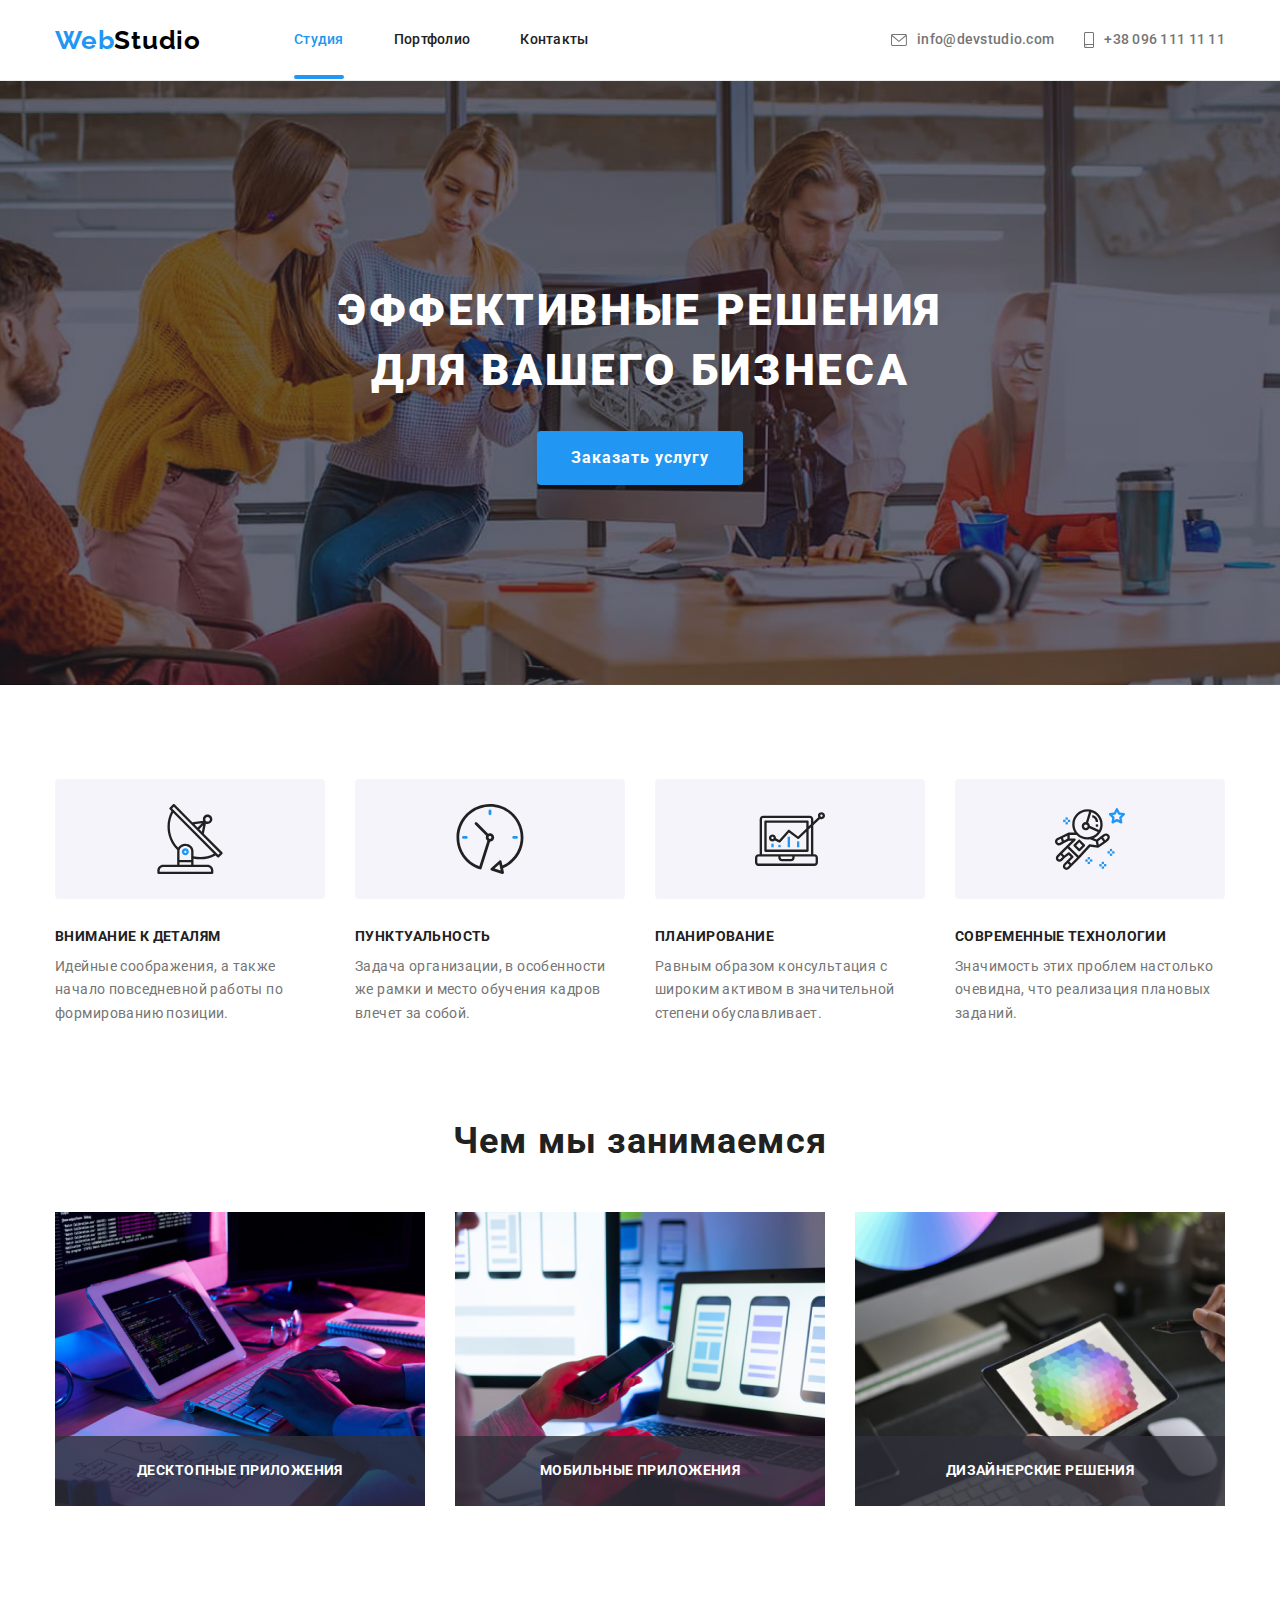
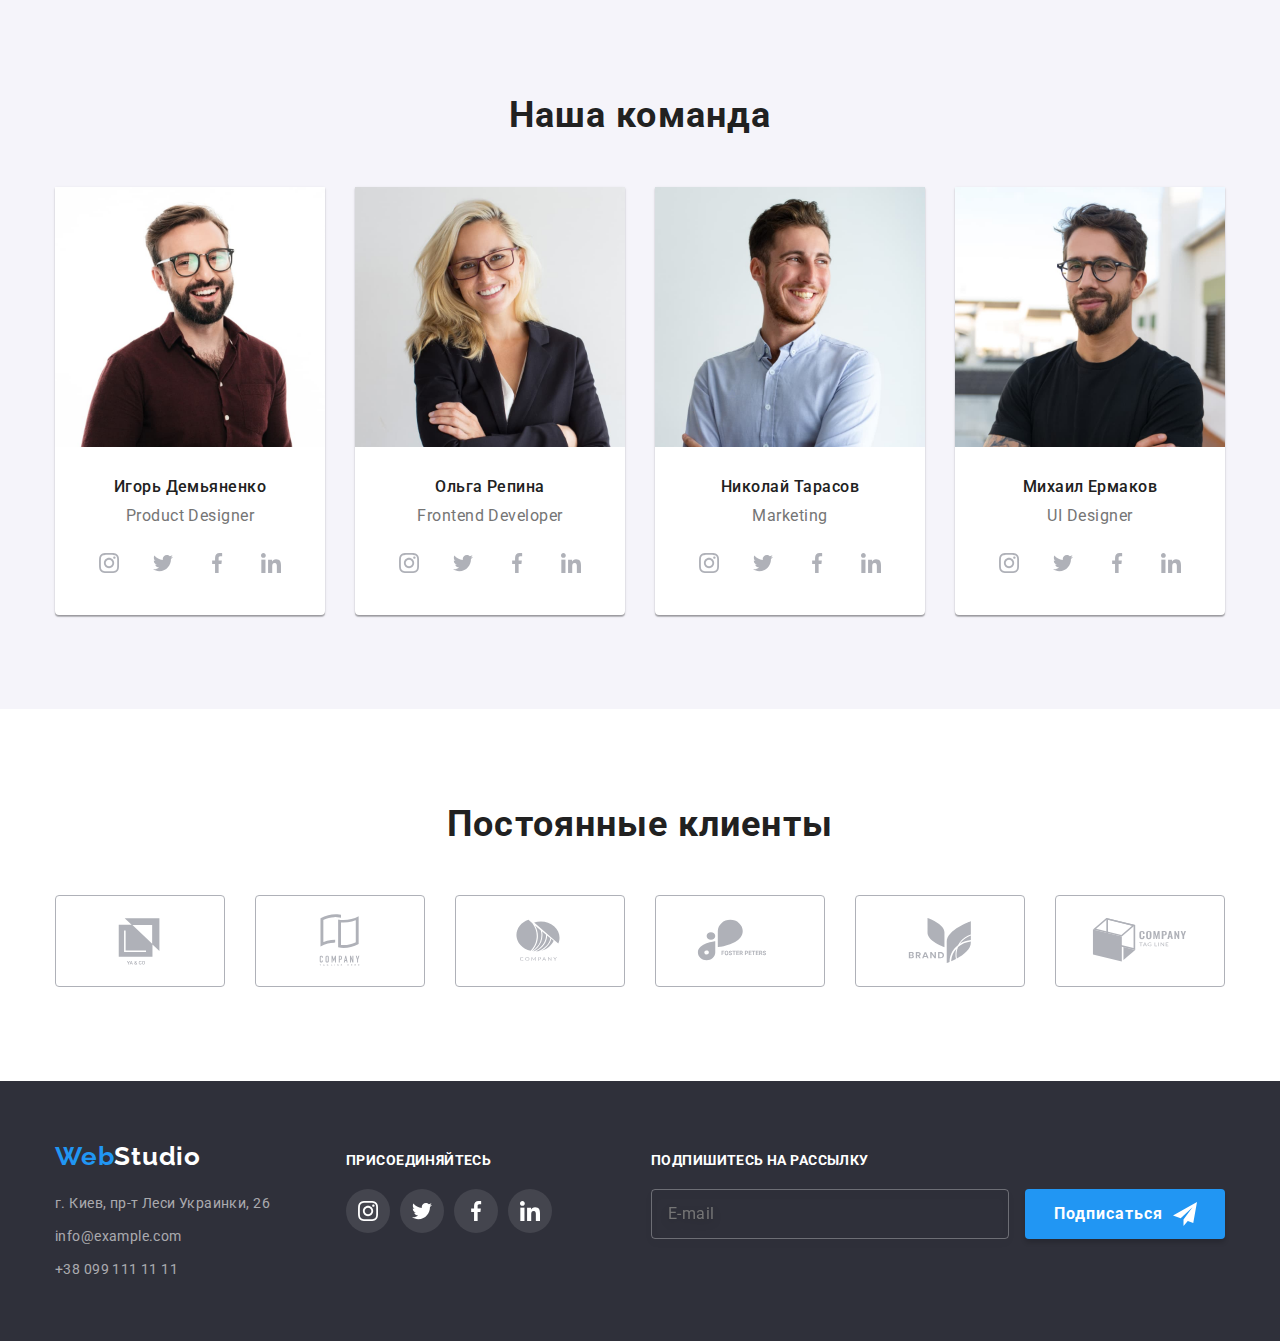
<file: index.html>
<!DOCTYPE html>
<html lang="ru">
<head>
    <meta charset="UTF-8">
    <meta http-equiv="X-UA-Compatible" content="IE=edge">
    <meta name="viewport" content="width=device-width, initial-scale=1.0">
    <title>Document</title>
    <link rel="preconnect" href="https://fonts.gstatic.com">
    <link href="https://fonts.googleapis.com/css2?family=Raleway:wght@700&family=Roboto:wght@400;500;700;900&display=swap" rel="stylesheet">
    <link rel="stylesheet" href="https://cdnjs.cloudflare.com/ajax/libs/modern-normalize/1.0.0/modern-normalize.min.css">
    <link rel="stylesheet" href="./css/styles.css">
</head>
<body>
    <!-- header -->
    <header class="header">
        <div class="container header-container">
            <nav class="nav">
                <a class="logo" lang="en" href="./index.html">
                    <span class="logo-first-word">Web</span>Studio
                </a>
                <ul class="nav-menu list">
                    <li class="nav-menu-item">
                        <a class="nav-menu-link link vertical-padding-button current " href="./index.html">Студия</a>
                    </li>
                    <li class="nav-menu-item">
                        <a class="nav-menu-link link vertical-padding-button" href="./portfolio.html">Портфолио</a>
                    </li>
                    <li class="nav-menu-item">
                        <a class="nav-menu-link link vertical-padding-button" href="">Контакты</a>
                    </li>
                </ul>
            </nav>
            <ul class="header-contacts-list list">
                <li class="header-contacts-item">
                    <a class="mail-link link vertical-padding-button" href="mailto:info@devstudio.com">info@devstudio.com
                        <svg class="contact-list-icon envelope" width="16" height="12">
                            <use href="./images/sprite.svg#icon-envelope"></use>
                        </svg> 
                    </a>
                </li>
                <li class="header-contacts-item">
                    <a class="tel-link link vertical-padding-button" href="tel:+380961111111">+38 096 111 11 11
                        <svg class="contact-list-icon smartphone" width="10" height="16"> 
                            <use href="./images/sprite.svg#icon-smartphone"></use>
                        </svg> 
                    </a>
                </li>
            </ul>
        </div>
    </header>
    <main>
        <!-- hero -->
        <section class="hero">
            <div class="container hero-container">
                <h1 class="hero-title">Эффективные решения для вашего бизнеса</h1>
                <button class="hero-button button" type="button" data-modal-open>Заказать услугу</button>
            </div>
        </section>
        <!-- advantage -->
        <section class="advantage section">
            <div class="container">
                <h2 class="visually-hidden">Преимущества</h2>
                <ul class="advantage-list list">
                    <li class="advantage-list-item">
                        <div class="container-advatage-list">
                            <svg class=advantage-list-icon width="70" height="70">
                                <use href="./images/sprite.svg#icon-antenna1"></use>
                            </svg>
                        </div>
                        <h3 class="advantage-list-title">Внимание к деталям</h3>
                        <p class="advantage-list-description">Идейные соображения, а также начало повседневной работы по формированию позиции.</p>
                    </li>
                    <li class="advantage-list-item">
                        <div class="container-advatage-list">
                            <svg class=advantage-list-icon width="70" height="70">
                                <use href="./images/sprite.svg#icon-clock1"></use>
                            </svg>
                        </div>
                        <h3 class="advantage-list-title">Пунктуальность</h3>
                        <p class="advantage-list-description">Задача организации, в особенности же рамки и место обучения кадров влечет за собой.</p>
                    </li>
                    <li class="advantage-list-item">
                        <div class="container-advatage-list">
                            <svg class=advantage-list-icon width="70" height="70">
                                <use href="./images/sprite.svg#icon-diagram1"></use>
                            </svg>
                        </div>
                        <h3 class="advantage-list-title">Планирование</h3>
                        <p class="advantage-list-description">Равным образом консультация с широким активом в значительной степени обуславливает.</p>
                    </li>
                    <li class="advantage-list-item">
                        <div class="container-advatage-list">
                            <svg class=advantage-list-icon width="70" height="70">
                                <use href="./images/sprite.svg#icon-astronaut1"></use>
                            </svg>
                        </div>
                        <h3 class="advantage-list-title">Современные технологии</h3>
                        <p class="advantage-list-description">Значимость этих проблем настолько очевидна, что реализация плановых заданий.</p>
                    </li>
                </ul>
            </div>
        </section>
        <!-- occupation -->
        <section class="occupations">
            <div class="container">
                <h2 class="occupations-title">Чем мы занимаемся</h2>
                <ul class="occupations-list list">
                    <li class="occupations-list-item">
                        <img class="occupations-list-item-img" src="./images/advantages/programming.jpg" alt="Програмирование" width="370" height="294">
                        <p class="occupations-list-description">Десктопные приложения</p>
                    </li>
                    <li class="occupations-list-item">
                        <img class="occupations-list-item-img" src="./images/advantages/testing.jpg" alt="Тестирование" width="370" height="294">
                        <p class="occupations-list-description">Мобильные приложения</p>
                    </li>
                    <li class="occupations-list-item">
                        <img class="occupations-list-item-img" src="./images/advantages/design.jpg" alt="Разработка дизайна" width="370" height="294">
                        <p class="occupations-list-description">Дизайнерские решения</p>
                    </li>
                </ul>
            </div>
        </section>
        <!-- team -->
        <section class="team section">
            <div class="container">
                <h2 class="team-title">Наша команда</h2>
                <ul class="team-list list">
                    <li class="team-list-item">
                        <img class="team-list-item-img" src="./images/team/product-designer.jpg" alt="Член команды Игорь Демьяненко" width="270" height="260">
                        <div class="team-list-item-container">
                            <h3 class="team-list-item-title">Игорь Демьяненко</h3>
                            <p class="team-list-item-description" lang="en">Product Designer</p>
                                <ul class="team-social-list list">
                                    <li class="team-sotial-list-item">
                                        <a href="" class="social-list-link link">
                                            <svg class="team-sotial-list-icon" width="20" height="20">
                                                <use href="./images/sprite.svg#icon-instagram"></use>
                                            </svg>
                                        </a>
                                    </li>
                                    <li>
                                        <a href="" class="social-list-link link">
                                            <svg class="team-sotial-list-icon" width="20" height="20">
                                                <use href="./images/sprite.svg#icon-twitter"></use>
                                            </svg>
                                        </a>
                                    </li>
                                    <li>
                                        <a href="" class="social-list-link link">
                                            <svg class="team-sotial-list-icon" width="20" height="20">
                                                <use href="./images/sprite.svg#icon-facebook"></use>
                                            </svg>
                                        </a>
                                    </li>
                                    <li>
                                        <a href="" class="social-list-link link">
                                            <svg class="team-sotial-list-icon" width="20" height="20">
                                                <use href="./images/sprite.svg#icon-linkedin"></use>
                                            </svg>
                                        </a>
                                    </li>
                                </ul>
                        </div>
                    </li>
                    <li class="team-list-item">
                        <img class="team-list-item-img" src="./images/team/frontend-developer.jpg" alt="Член команды Ольга Репина" width="270" height="260">
                        <div class="team-list-item-container">
                            <h3 class="team-list-item-title">Ольга Репина</h3>
                            <p class="team-list-item-description" lang="en">Frontend Developer</p>
                                <ul class="team-social-list list">
                                    <li class="team-sotial-list-item">
                                        <a href="" class="social-list-link link">
                                            <svg class="team-sotial-list-icon" width="20" height="20">
                                                <use href="./images/sprite.svg#icon-instagram"></use>
                                            </svg>
                                        </a>
                                    </li>
                                    <li>
                                        <a href="" class="social-list-link link">
                                            <svg class="team-sotial-list-icon" width="20" height="20">
                                                <use href="./images/sprite.svg#icon-twitter"></use>
                                            </svg>
                                        </a>
                                    </li>
                                    <li>
                                        <a href="" class="social-list-link link">
                                            <svg class="team-sotial-list-icon" width="20" height="20">
                                                <use href="./images/sprite.svg#icon-facebook"></use>
                                            </svg>
                                        </a>
                                    </li>
                                    <li>
                                        <a href="" class="social-list-link link">
                                            <svg class="team-sotial-list-icon" width="20" height="20">
                                                <use href="./images/sprite.svg#icon-linkedin"></use>
                                            </svg>
                                        </a>
                                    </li>
                                </ul>
                        </div>
                    </li>
                    <li class="team-list-item">
                        <img class="team-list-item-img" src="./images/team/marketing.jpg" alt="Член команды Николай Тарасов" width="270" height="260">
                        <div class="team-list-item-container">
                            <h3 class="team-list-item-title">Николай Тарасов</h3>
                            <p class="team-list-item-description" lang="en">Marketing</p>
                                <ul class="team-social-list list">
                                    <li class="team-sotial-list-item">
                                        <a href="" class="social-list-link link">
                                            <svg class="team-sotial-list-icon" width="20" height="20">
                                                <use href="./images/sprite.svg#icon-instagram"></use>
                                            </svg>
                                        </a>
                                    </li>
                                    <li>
                                        <a href="" class="social-list-link link">
                                            <svg class="team-sotial-list-icon" width="20" height="20">
                                                <use href="./images/sprite.svg#icon-twitter"></use>
                                            </svg>
                                        </a>
                                    </li>
                                    <li>
                                        <a href="" class="social-list-link link">
                                            <svg class="team-sotial-list-icon" width="20" height="20">
                                                <use href="./images/sprite.svg#icon-facebook"></use>
                                            </svg>
                                        </a>
                                    </li>
                                    <li>
                                        <a href="" class="social-list-link link">
                                            <svg class="team-sotial-list-icon" width="20" height="20">
                                                <use href="./images/sprite.svg#icon-linkedin"></use>
                                            </svg>
                                        </a>
                                    </li>
                                </ul>
                        </div>
                    </li>
                    <li class="team-list-item">
                        <img class="team-list-item-img" src="./images/team/ui-designer.jpg" alt="Член команды Михаил Ермаков" width="270" height="260">
                        <div class="team-list-item-container">
                            <h3 class="team-list-item-title">Михаил Ермаков</h3>
                            <p class="team-list-item-description" lang="en">UI Designer</p>
                                <ul class="team-social-list list">
                                    <li class="team-sotial-list-item">
                                        <a href="" class="social-list-link link">
                                            <svg class="team-sotial-list-icon" width="20" height="20">
                                                <use href="./images/sprite.svg#icon-instagram"></use>
                                            </svg>
                                        </a>
                                    </li>
                                    <li>
                                        <a href="" class="social-list-link link">
                                            <svg class="team-sotial-list-icon" width="20" height="20">
                                                <use href="./images/sprite.svg#icon-twitter"></use>
                                            </svg>
                                        </a>
                                    </li>
                                    <li>
                                        <a href="" class="social-list-link link">
                                            <svg class="team-sotial-list-icon" width="20" height="20">
                                                <use href="./images/sprite.svg#icon-facebook"></use>
                                            </svg>
                                        </a>
                                    </li>
                                    <li>
                                        <a href="" class="social-list-link link">
                                            <svg class="team-sotial-list-icon" width="20" height="20">
                                                <use href="./images/sprite.svg#icon-linkedin"></use>
                                            </svg>
                                        </a>
                                    </li>
                                </ul>
                        </div>
                    </li>
                </ul>
            </div>
        </section>
        <!-- regular customers -->
        <section class="customers section">
            <div class="container">
                <h2 class="customers-title title">Постоянные клиенты</h2>
                    <ul class="customers-list list">
                        <li class="customers-list-item">
                            <div class="customer-list-link-container">
                                <a href="" class="customers-list-link link">
                                    <svg class="customer-list-icon" width="106" height="60">
                                        <use href="./images/sprite.svg#icon-company1"></use>
                                    </svg>
                                </a>
                            </div>
                        </li>
                        <li class="customers-list-item">
                            <div class="customer-list-link-container">
                                <a href="" class="customers-list-link link">
                                    <svg class="customer-list-icon" width="106" height="60">
                                        <use href="./images/sprite.svg#icon-company2"></use>
                                    </svg>
                                </a>
                            </div>
                        </li>
                        <li class="customers-list-item">
                            <div class="customer-list-link-container">
                                <a href="" class="customers-list-link link">
                                    <svg class="customer-list-icon" width="106" height="60">
                                        <use href="./images/sprite.svg#icon-company3"></use>
                                    </svg>
                                </a>
                            </div>
                        </li>
                        <li class="customers-list-item">
                            <div class="customer-list-link-container">
                                <a href="" class="customers-list-link link">
                                    <svg class="customer-list-icon" width="106" height="60">
                                        <use href="./images/sprite.svg#icon-company4"></use>
                                    </svg>
                                </a>
                            </div>
                        </li>
                        <li class="customers-list-item">
                            <div class="customer-list-link-container">
                                <a href="" class="customers-list-link link">
                                    <svg class="customer-list-icon" width="106" height="60">
                                        <use href="./images/sprite.svg#icon-company5"></use>
                                    </svg>
                                </a>
                            </div>
                        </li>
                        <li class="customers-list-item">
                            <div class="customer-list-link-container">
                                <a href="" class="customers-list-link link">
                                    <svg class="customer-list-icon" width="106" height="60">
                                        <use href="./images/sprite.svg#icon-company6"></use>
                                    </svg>
                                </a>
                            </div>
                        </li>
                    </ul>
            </div>
        </section>
    </main>
    <!-- footer -->
    <footer class="footer">
        <div class="container footer-container">
            <div class="footer-contacts">
                <a class="footer-logo" lang="en" href="./index.html"><span class="footer-logo-first-word">Web</span>Studio</a>
                <address class="footer-address">
                    <ul class="footer-list list">
                        <li class="footer-list-item">
                            <a class="footer-map-link link" href="https://goo.gl/maps/yjC53x2u7ZF1c42Y8" target="_blank" rel="noreferrer noopener">г. Киев, пр-т Леси Украинки, 26</a>
                        </li>
                        <li class="footer-list-item">
                            <a class="footer-mail-link link" href="mailto:info@example.com">info@example.com</a>
                        </li>
                        <li class="footer-list-item">
                            <a class="footer-tel-link link" href="tel:+380991111111">+38 099 111 11 11</a>
                        </li>
                    </ul>
                </address>
            </div>
            <div class="footer-sotial-list-container">
                <h2 class="footer-title title">присоединяйтесь</h2>
                <ul class="footer-sotial-list list">
                    <li class="footer-sotial-list-item">
                        <a href="" class="footer-sotial-link link">
                            <svg class="footer-sotial-list-icon" width="20" height="20">
                                <use href="./images/sprite.svg#icon-instagram"></use>
                            </svg>
                        </a>
                    </li>
                    <li class="footer-sotial-list-item">
                        <a href="" class="footer-sotial-link link">
                            <svg class="footer-sotial-list-icon" width="20" height="20">
                                <use href="./images/sprite.svg#icon-twitter"></use>
                            </svg>
                        </a>
                    </li>
                    <li class="footer-sotial-list-item">
                        <a href="" class="footer-sotial-link link">
                            <svg class="footer-sotial-list-icon" width="20" height="20">
                                <use href="./images/sprite.svg#icon-facebook"></use>
                            </svg>
                        </a>
                    </li>
                    <li class="footer-sotial-list-item">
                        <a href="" class="footer-sotial-link link">
                            <svg class="footer-sotial-list-icon" width="20" height="20">
                                <use href="./images/sprite.svg#icon-linkedin"></use>
                            </svg>
                        </a>
                    </li>
                </ul>
            </div>
            <div class="container-footer-subscription">
                <b class="footer-call-to-subscription">Подпишитесь на рассылку</b>
                <form action="#" class="footer-subscription">
                        <input type="email" placeholder="E-mail" class="footer-mail-input" required title="example@mail.com" pattern="\S+@[a-z]+.[a-z]+">
                    <button type="submit" class="footer-button buttom">Подписаться
                        <svg class="footer-button-icon" width="24" height="24">
                            <use href="./images/sprite.svg#icon-send"></use>
                        </svg>
                    </button>
                </form>
            </div>
        </div>
    </footer>
    <!-- modal window -->
    <div class="backdrop is-hidden" data-modal>
        <div class="modal">
           <button class="modal-close-button" type="button" data-modal-close>
                <svg class="modal-close-button-icon" width="18" height="18">
                    <use href="./images/sprite.svg#icon-close-black"></use>
                </svg>
           </button> 
           <form action="#" class="modal-form">
               <p class="modal-form-head">Оставьте свои данные, мы вам перезвоним</p>
               <label class="modal-form-field">Имя
               <span class="modal-form-input-wrapper">
                       <input type="text" name="user-name" class="modal-form-input" minlength="2" maxlength="50" required placeholder="Маргарет Тэтчер">
                       <svg class="modal-form-icon" width="18" height="18">
                           <use href="./images/sprite.svg#icon-person"></use>
                       </svg>
                   </span>
               </label>
               <label class="modal-form-field">Телефон
                   <span class="modal-form-input-wrapper">
                        <input type="tel" name="user-tel" class="modal-form-input" pattern="[0-9]{3}-[0-9]{3}-[0-9]{2}-[0-9]{2}" title="099-111-11-11" required placeholder="099-111-11-11">
                        <svg class="modal-form-icon" width="18" height="18">
                            <use href="./images/sprite.svg#icon-phone"></use>
                        </svg>
                    </span>
               </label>
               <label class="modal-form-field">Почта
                   <span class="modal-form-input-wrapper">
                       <input type="email" name="user-mail" class="modal-form-input" title="example@mail.com" placeholder="E-mail" required>
                       <svg class="modal-form-icon" width="18" height="18">
                           <use href="./images/sprite.svg#icon-email"></use>
                       </svg>
                   </span>
               </label>
               <label class="modal-form-field">Комментарий
                   <textarea name="user-massege" class="modal-form-message" placeholder="Укажите ваш комментарий"></textarea>
               </label>
               <input type="checkbox" name="user-policy" class="modal-form-checkbox visually-hidden" id="checkbox-policy" required>
               <label for="checkbox-policy" class="modal-form-checkbox-policy">Соглашаюсь с рассылкой и принимаю <a class="modal-form-policy-link" href="#">Условия договора</a></label>
               <button type="submit" class="modal-form-submit-button">Отправить</button>
           </form>
        </div>
    </div>
    <script src="./js/modal.js"></script>
</body>
</html>
</file>
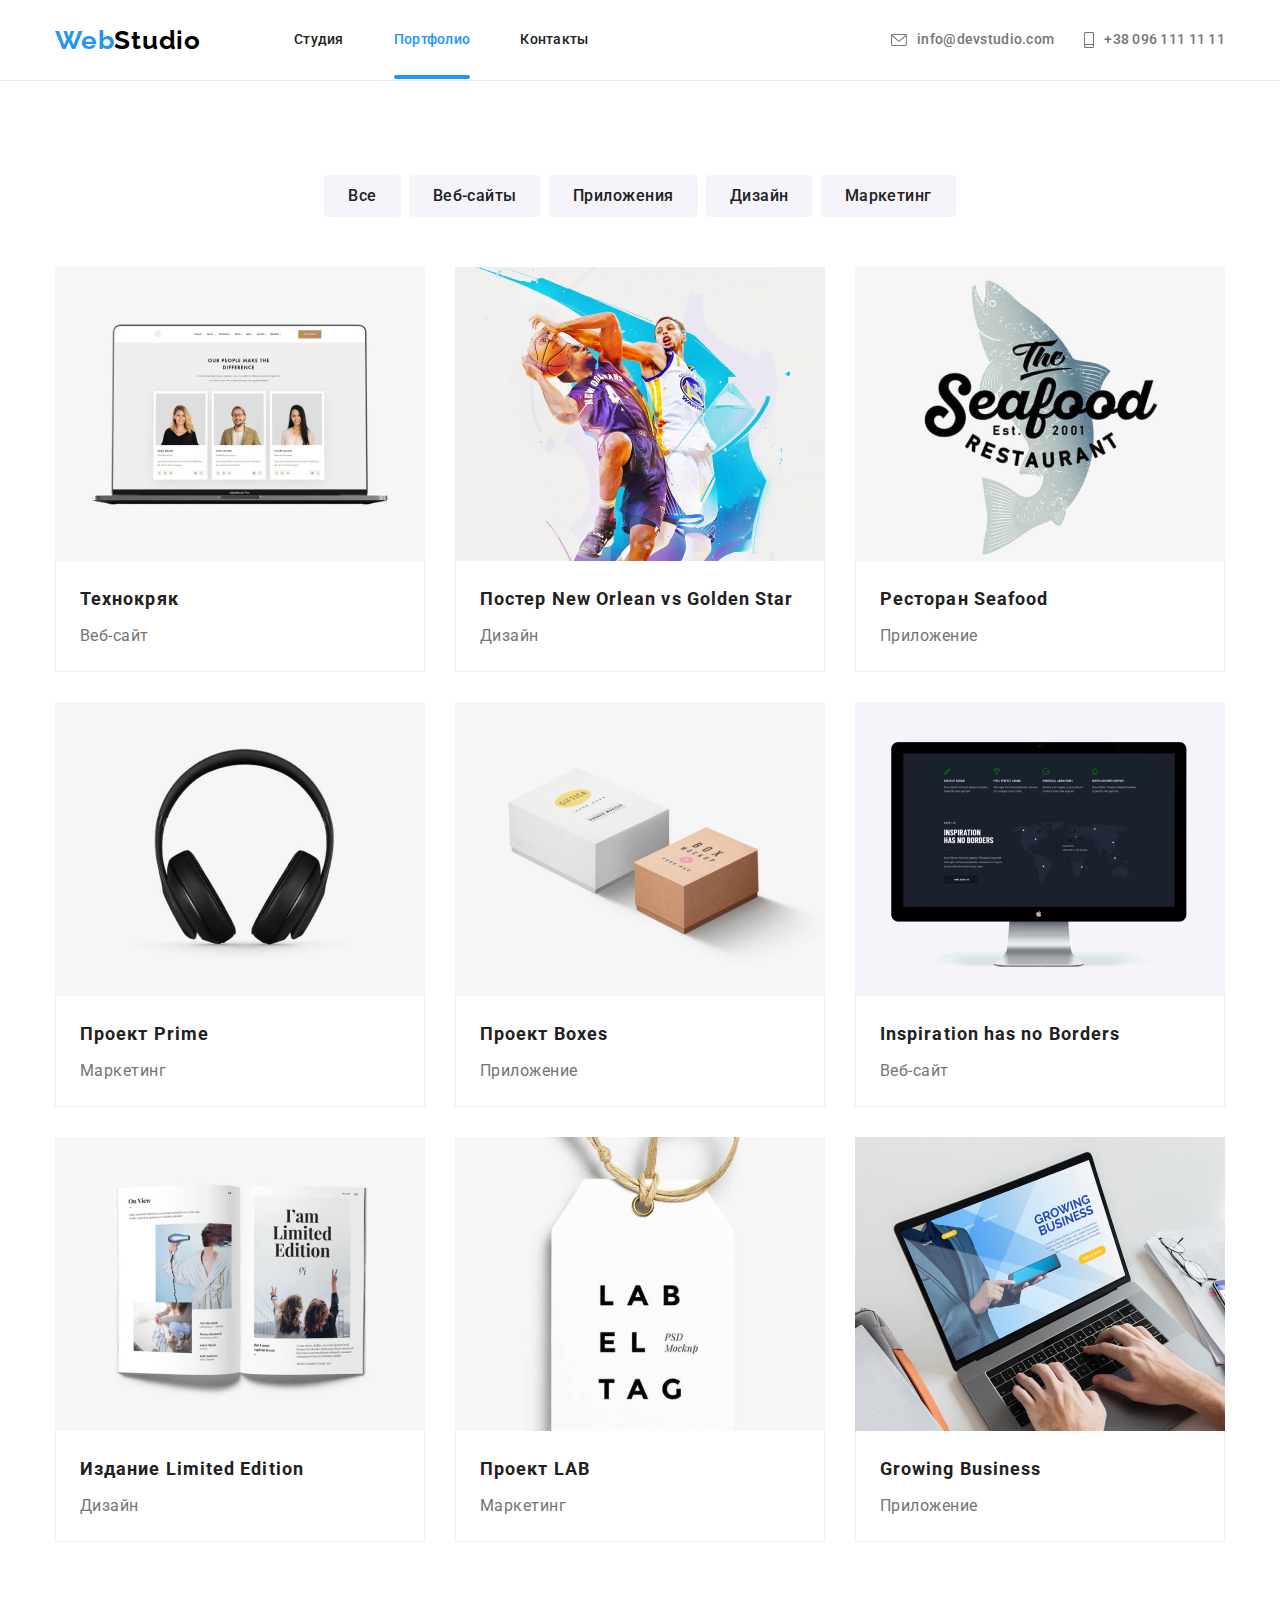
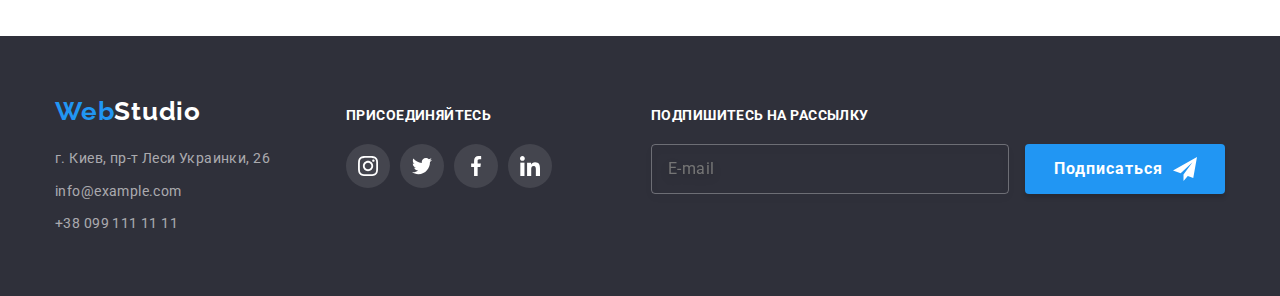
<file: portfolio.html>
<!DOCTYPE html>
<html lang="ru">
<head>
    <meta charset="UTF-8">
    <meta http-equiv="X-UA-Compatible" content="IE=edge">
    <meta name="viewport" content="width=device-width, initial-scale=1.0">
    <title>Document</title>
    <link rel="preconnect" href="https://fonts.gstatic.com">
    <link href="https://fonts.googleapis.com/css2?family=Raleway:wght@700&family=Roboto:wght@400;500;700;900&display=swap" rel="stylesheet">
    <link rel="stylesheet" href="https://cdnjs.cloudflare.com/ajax/libs/modern-normalize/1.0.0/modern-normalize.min.css">
    <link rel="stylesheet" href="./css/styles.css">
</head>
<body>
    <!-- header -->
    <header class="header">
        <div class="container header-container">
            <nav class="nav">
                <a class="logo" lang="en" href="./index.html">
                    <span class="logo-first-word">Web</span>Studio
                </a>
                <ul class="nav-menu list">
                    <li class="nav-menu-item">
                        <a class="nav-menu-link link vertical-padding-button" href="./index.html">Студия</a>
                    </li>
                    <li class="nav-menu-item">
                        <a class="nav-menu-link link vertical-padding-button current" href="./portfolio.html">Портфолио</a>
                    </li>
                    <li class="nav-menu-item">
                        <a class="nav-menu-link link vertical-padding-button" href="">Контакты</a>
                    </li>
                </ul>
            </nav>
            <ul class="header-contacts-list list">
                <li class="header-contacts-item">
                    <a class="mail-link link vertical-padding-button" href="mailto:info@devstudio.com">info@devstudio.com
                        <svg class="contact-list-icon envelope" width="16" height="12">
                            <use href="./images/sprite.svg#icon-envelope"></use>
                        </svg>
                    </a>
                </li>
                <li class="header-contacts-item">
                    <a class="tel-link link vertical-padding-button" href="tel:+380961111111">+38 096 111 11 11
                        <svg class="contact-list-icon smartphone" width="10" height="16">
                            <use href="./images/sprite.svg#icon-smartphone"></use>
                        </svg>
                    </a>
                </li>
            </ul>
        </div>
    </header>
    <main>
        <!-- portfolio -->
        <section class="portfolio section">
            <div class="container">
                <h1 class="visually-hidden">Наши проекты</h1>
               <!-- portfolio filter -->
                <ul class="portfolio-filter-list list">
                    <li class="portfolio-filter-list-item">
                        <button class="portfolio-filter-button button" type="button">Все</button>
                    </li>
                    <li class="portfolio-filter-list-item">
                        <button class="portfolio-filter-button button" type="button">Веб-сайты</button>
                    </li>
                    <li class="portfolio-filter-list-item">
                        <button class="portfolio-filter-button button" type="button">Приложения</button>
                    </li>
                    <li class="portfolio-filter-list-item">
                        <button class="portfolio-filter-button button" type="button">Дизайн</button>
                    </li>
                    <li class="portfolio-filter-list-item">
                        <button class="portfolio-filter-button button" type="button">Маркетинг</button>
                    </li>
                </ul>
                <!-- portfolio gallery -->
                <ul class="gallery-list list">
                    <li class="gallery-list-item">
                        <a class="gallery-list-link link" href="">
                           <div class="gallery-list-img-container">
                                <img class="gallery-list-img" src="./images/portfolio/tech.jpg" alt="Ноутбук с открытым сайтом" width=370 height=294>
                                <div class="gallery-list-overlay">
                                    <p class="gallery-list-overlay-description">Технокряк это современная площадка распространения коронавируса. Компании используют эту платформу для цифрового шпионажа и атак на защищённые сервера конкурентов.</p>
                                </div>
                            </div>
                            <div class="gallery-list-content">
                                <h2 class="gallery-list-title">Технокряк</h2>
                                <p class="gallery-list-description">Веб-сайт</p>
                            </div>
                        </a>
                    </li>
                    <li class="gallery-list-item">
                        <a class="gallery-list-link link" href="">
                            <div class="gallery-list-img-container">
                                <img class="gallery-list-img" src="./images/portfolio/poster-new-orlean-vs-golden-star.jpg" alt="Постер с баскетболистами" width=370 height=294>
                                <div class="gallery-list-overlay">
                                    <p class="gallery-list-overlay-description">Технокряк это современная площадка распространения коронавируса. Компании используют эту платформу для цифрового шпионажа и атак на защищённые сервера конкурентов.</p>
                                </div>
                            </div>
                            <div class="gallery-list-content">
                                <h2 class="gallery-list-title">Постер <span lang="en">New Orlean vs Golden Star</span></h2>
                                <p class="gallery-list-description">Дизайн</p>
                            </div>
                        </a>
                    </li>
                    <li class="gallery-list-item">
                        <a class="gallery-list-link link" href="">
                            <div class="gallery-list-img-container">
                                <img class="gallery-list-img" src="./images/portfolio/restaurant-seafood.jpg" alt="Эмблема рыбного ресторана" width=370 height=294>
                                <div class="gallery-list-overlay">
                                    <p class="gallery-list-overlay-description">Технокряк это современная площадка распространения коронавируса. Компании используют эту платформу для цифрового шпионажа и атак на защищённые сервера конкурентов.</p>
                                </div>
                            </div>
                            <div class="gallery-list-content">
                                <h2 class="gallery-list-title">Ресторан <span lang="en">Seafood</span></h2>
                                <p class="gallery-list-description">Приложение</p>
                            </div>
                        </a>
                    </li>
                    <li class="gallery-list-item">
                        <a class="gallery-list-link link" href="">
                            <div class="gallery-list-img-container">
                                <img class="gallery-list-img" src="./images/portfolio/project-prime.jpg" alt="Черные наушники" width=370 height=294>
                                <div class="gallery-list-overlay">
                                    <p class="gallery-list-overlay-description">Технокряк это современная площадка распространения коронавируса. Компании используют эту платформу для цифрового шпионажа и атак на защищённые сервера конкурентов.</p>
                                </div>
                            </div>
                            <div class="gallery-list-content">
                                <h2 class="gallery-list-title">Проект <span lang="en">Prime</span></h2>
                                <p class="gallery-list-description">Маркетинг</p>
                            </div>
                        </a>
                    </li>
                    <li class="gallery-list-item">
                        <a class="gallery-list-link link" href="">
                            <div class="gallery-list-img-container">
                                <img class="gallery-list-img" src="./images/portfolio/project-boxes.jpg" alt="Две коробки, одна белая вторая светлокоричневая" width=370 height=294>
                                <div class="gallery-list-overlay">
                                    <p class="gallery-list-overlay-description">Технокряк это современная площадка распространения коронавируса. Компании используют эту платформу для цифрового шпионажа и атак на защищённые сервера конкурентов.</p>
                                </div>
                            </div>
                            <div class="gallery-list-content">
                                <h2 class="gallery-list-title">Проект <span lang="en">Boxes</span></h2>
                                <p class="gallery-list-description">Приложение</p>
                            </div>
                        </a>
                    </li>
                    <li class="gallery-list-item">
                        <a class="gallery-list-link link" href="">
                            <div class="gallery-list-img-container">
                                <img class="gallery-list-img" src="./images/portfolio/inspiration-has-no-borders.jpg" alt="Монитор с изображением веб-сайта" width=370 height=294>
                                <div class="gallery-list-overlay">
                                    <p class="gallery-list-overlay-description">Технокряк это современная площадка распространения коронавируса. Компании используют эту платформу для цифрового шпионажа и атак на защищённые сервера конкурентов.</p>
                                </div>
                            </div>
                            <div class="gallery-list-content">
                                <h2 class="gallery-list-title" lang="en">Inspiration has no Borders</h2>
                                <p class="gallery-list-description">Веб-сайт</p>
                            </div>
                        </a>
                    </li>
                    <li class="gallery-list-item">
                        <a class="gallery-list-link link" href="">
                            <div class="gallery-list-img-container">
                                <img class="gallery-list-img" src="./images/portfolio/project-limited-edition.jpg" alt="Журнал с картинками" width=370 height=294>
                                <div class="gallery-list-overlay">
                                    <p class="gallery-list-overlay-description">Технокряк это современная площадка распространения коронавируса. Компании используют эту платформу для цифрового шпионажа и атак на защищённые сервера конкурентов.</p>
                                </div>
                            </div>
                            <div class="gallery-list-content">
                                <h2 class="gallery-list-title">Издание <span lang="en">Limited Edition</span></h2>
                                <p class="gallery-list-description">Дизайн</p>
                            </div>
                        </a>
                    </li>
                    <li class="gallery-list-item">
                        <a class="gallery-list-link link" href="">
                            <div class="gallery-list-img-container">
                                <img class="gallery-list-img" src="./images/portfolio/project-lab.jpg" alt="Белый ярлик с надписью" width=370 height=294>
                                <div class="gallery-list-overlay">
                                    <p class="gallery-list-overlay-description">Технокряк это современная площадка распространения коронавируса. Компании используют эту платформу для цифрового шпионажа и атак на защищённые сервера конкурентов.</p>
                                </div>
                            </div>
                            <div class="gallery-list-content">
                                <h2 class="gallery-list-title">Проект <span lang="en">LAB</span></h2>
                                <p class="gallery-list-description">Маркетинг</p>
                            </div>
                        </a>
                    </li>
                    <li class="gallery-list-item">
                        <a class="gallery-list-link link" href="">
                            <div class="gallery-list-img-container">
                                <img class="gallery-list-img" src="./images/portfolio/growing-business.jpg" alt="Процес работы на ноутбуке" width=370 height=294>
                                <div class="gallery-list-overlay">
                                    <p class="gallery-list-overlay-description">Технокряк это современная площадка распространения коронавируса. Компании используют эту платформу для цифрового шпионажа и атак на защищённые сервера конкурентов.</p>
                                </div>
                            </div>
                            <div class="gallery-list-content">
                                <h2 class="gallery-list-title" lang="en">Growing Business</h2>
                                <p class="gallery-list-description">Приложение</p>
                            </div>
                        </a>
                    </li> 
                </ul>
          </div>
        </section>
    </main>
    <!-- footer -->
    <footer class="footer">
        <div class="container footer-container">
            <div class="footer-contacts">
                <a class="footer-logo" lang="en" href="./index.html"><span
                        class="footer-logo-first-word">Web</span>Studio</a>
                <address class="footer-address">
                    <ul class="footer-list list">
                        <li class="footer-list-item">
                            <a class="footer-map-link link" href="https://goo.gl/maps/yjC53x2u7ZF1c42Y8" target="_blank"
                                rel="noreferrer noopener">г. Киев, пр-т Леси Украинки, 26</a>
                        </li>
                        <li class="footer-list-item">
                            <a class="footer-mail-link link" href="mailto:info@example.com">info@example.com</a>
                        </li>
                        <li class="footer-list-item">
                            <a class="footer-tel-link link" href="tel:+380991111111">+38 099 111 11 11</a>
                        </li>
                    </ul>
                </address>
            </div>
            <div class="footer-sotial-list-container">
                <h2 class="footer-title title">присоединяйтесь</h2>
                <ul class="footer-sotial-list list">
                    <li class="footer-sotial-list-item">
                        <a href="" class="footer-sotial-link link">
                            <svg class="footer-sotial-list-icon" width="20" height="20">
                                <use href="./images/sprite.svg#icon-instagram"></use>
                            </svg>
                        </a>
                    </li>
                    <li class="footer-sotial-list-item">
                        <a href="" class="footer-sotial-link link">
                            <svg class="footer-sotial-list-icon" width="20" height="20">
                                <use href="./images/sprite.svg#icon-twitter"></use>
                            </svg>
                        </a>
                    </li>
                    <li class="footer-sotial-list-item">
                        <a href="" class="footer-sotial-link link">
                            <svg class="footer-sotial-list-icon" width="20" height="20">
                                <use href="./images/sprite.svg#icon-facebook"></use>
                            </svg>
                        </a>
                    </li>
                    <li class="footer-sotial-list-item">
                        <a href="" class="footer-sotial-link link">
                            <svg class="footer-sotial-list-icon" width="20" height="20">
                                <use href="./images/sprite.svg#icon-linkedin"></use>
                            </svg>
                        </a>
                    </li>
                </ul>
            </div>
            <div class="container-footer-subscription">
                <b class="footer-call-to-subscription">Подпишитесь на рассылку</b>
                <form action="#" class="footer-subscription">
                    <label>
                        <input type="email" placeholder="E-mail" class="footer-mail-input" required title="example@mail.com"
                            pattern="\S+@[a-z]+.[a-z]+">
                    </label>
                    <button type="submit" class="footer-button buttom">Подписаться
                        <svg class="footer-button-icon" width="24" height="24">
                            <use href="./images/sprite.svg#icon-send"></use>
                        </svg>
                    </button>
                </form>
            </div>
        </div>
    </footer>
</body>
</html>
</file>
<file: css/styles.css>
:root {
  --main-font: "Roboto", sans-serif;
  --secondary-font: "Raleway", sans-serif;
  --main-accent-color: #2196f3;
  --auxiliary-accent-color: #188ce8;

  --main-color: #212121;
  --secondary-color: #757575;
  --auxiliary-color: rgba(255, 255, 255, 0.6);

  --main-font-color-dark-bg: #ffffff;

  --logo-first-color: #2196f3;
  --logo-second-color: #000000;
  --logo-third-color: #ffffff;

  --white-bg-color: #ffffff;
  --main-bg-color: #2f303a;
  --secondary-bg-color: #f5f4fa;
  --auxiliary-bg-color: rgba(255, 255, 255, 0.1);
  --hero-background-color: #c4c4c4;
  --hero-button-background-color: #2196f3;

  --sotial-icon-color: #afb1b8;

  --duration-action: 250ms;
  --timing-function-action: cubic-bezier(0.4, 0, 0.2, 1);
}

h1,
h2,
h3,
h4,
h5,
h6,
p {
  margin-top: 0;
}

ul,
ol {
  margin-top: 0;
  margin-bottom: 0;
  padding-left: 0;
}

img {
  display: block;
}

.list {
  list-style: none;
}

.link {
  text-decoration: none;
  /* color: inherit; */
}

body {
  font-family: var(--main-font);
  color: var(--main-color);
}

.container {
  width: 1200px;
  padding-left: 15px;
  padding-right: 15px;
  margin: 0 auto;
}

.section {
  padding-top: 94px;
  padding-bottom: 94px;
}

.title {
  font-weight: 700;
  font-size: 36px;
  line-height: 1.17;
  letter-spacing: 0.03em;
  text-align: center;
}

/* ============= COMPONENTS ============= */
.link:hover,
.link:focus {
  color: var(--main-accent-color);
}

.link:hover .contact-list-icon,
.link:focus .contact-list-icon {
  fill: var(--main-accent-color);
}

.social-list-link:hover,
.social-list-link:focus {
  background-color: var(--main-accent-color);
}

.social-list-link:hover .team-sotial-list-icon,
.social-list-link:focus .team-sotial-list-icon {
  fill: var(--main-font-color-dark-bg);
}

.customers-list-link:hover,
.customers-list-link:focus {
  border-color: var(--main-accent-color);
}

.customers-list-link:hover .customer-list-icon,
.customers-list-link:focus .customer-list-icon {
  fill: var(--main-accent-color);
}

.footer-sotial-link:hover,
.footer-sotial-link:focus {
  background-color: var(--main-accent-color);
}

.button {
  cursor: pointer;
  display: inline-block;
  border-radius: 4px;
  border-color: transparent;
}

.visually-hidden {
  position: absolute;
  width: 1px;
  height: 1px;
  margin: -1px;
  border: 0;
  padding: 0;
  white-space: nowrap;
  clip-path: inset(100%);
  clip: rect(0 0 0 0);
  overflow: hidden;
  outline: 0;
  outline-offset: 0;
}

/* .nav-menu-link,
.mail-link,
.tel-link,
.contact-list-icon,
.button,
.social-list-link,
.customer-list-icon,
.team-sotial-list-icon {
  transition-property: color, background, fill, border-color;
  transition-duration: var(--duration-action);
  transition-timing-function: var(--timing-function-action);
} */
/* ============= COMPONENTS END ============= */

/* ============= HEADER ============= */
.header {
  /* padding-top: 24px;
  padding-bottom: 24px; */
  border-bottom: 1px solid #ececec;
}

.header-container {
  display: flex;
  align-items: center;
  justify-content: space-between;
}

.nav {
  display: flex;
  align-items: center;
}

.logo {
  margin-right: 93px;
  font-family: var(--secondary-font);
  font-weight: 700;
  font-size: 26px;
  line-height: 1.19;
  letter-spacing: 0.03em;
  text-decoration: none;
  color: var(--logo-second-color);
}

.logo-first-word {
  color: var(--logo-first-color);
}

.nav-menu {
  display: flex;
  align-items: center;
  font-weight: 500;
  font-size: 14px;
  line-height: 1.14;
  letter-spacing: 0.02em;
}

.nav-menu-item:not(:last-child) {
  margin-right: 50px;
}

.nav-menu-link {
  position: relative;
  color: var(--main-color);
  transition-property: color;
  transition-duration: var(--duration-action);
  transition-timing-function: var(--timing-function-action);
}

.vertical-padding-button {
  padding-top: 32px;
  padding-bottom: 32px;
}

.header-contacts-list {
  display: flex;
  align-items: center;
  font-weight: 500;
  font-size: 14px;
  line-height: 1.14;
  letter-spacing: 0.02em;
  color: var(--secondary-color);
}

/* .envelope {
  width: 16px;
  height: 12px;
} */

/* .smartphone {
  width: 10px;
  height: 16px;
} */

.contact-list-icon {
  fill: currentColor;
  margin-right: 10px;
  transition-property: fill;
  transition-duration: var(--duration-action);
  transition-timing-function: var(--timing-function-action);
}

.header-contacts-item:not(:last-child) {
  margin-right: 30px;
}

.mail-link,
.tel-link {
  display: flex;
  flex-direction: row-reverse;
  justify-content: center;
  align-items: center;
  color: var(--secondary-color);
  transition-property: color;
  transition-duration: var(--duration-action);
  transition-timing-function: var(--timing-function-action);
}

.current {
  color: var(--main-accent-color);
}

.current::after {
  content: "";
  position: absolute;
  bottom: 0;
  display: block;
  height: 4px;
  width: 100%;
  background: var(--main-accent-color);
  border-radius: 2px;
}
/* ============= HEADER END ============= */

/* ============= HERO ============= */
.hero {
  background-color: var(--hero-background-color);
  padding-top: 200px;
  padding-bottom: 200px;
  background-image: linear-gradient(
      rgba(47, 48, 58, 0.4),
      rgba(47, 48, 58, 0.4)
    ),
    url(../images/hero/hero.jpg);
  background-size: cover;
  background-position: center;
  max-width: 1600px;
  margin: 0 auto;
}

.hero-container {
  text-align: center;
}

.hero-title {
  font-weight: 900;
  font-size: 44px;
  line-height: 1.36;
  letter-spacing: 0.06em;
  color: var(--main-font-color-dark-bg);
  text-transform: uppercase;
  margin-bottom: 30px;
  margin-left: auto;
  margin-right: auto;
  width: 696px;
}

.hero-button {
  font-family: var(--main-font);
  font-weight: 700;
  font-size: 16px;
  line-height: 1.87;
  letter-spacing: 0.06em;
  background-color: var(--hero-button-background-color);
  color: var(--main-font-color-dark-bg);
  padding: 10px 32px;
  box-shadow: 0px 4px 4px rgba(0, 0, 0, 0.15);
  transition-property: background-color;
  transition-duration: var(--duration-action);
  transition-timing-function: var(--timing-function-action);
}

.hero-button:hover,
.hero-button:focus {
  background-color: var(--auxiliary-accent-color);
}
/* ============= HERO END ============= */

/* ============= ADVANTAGE ============= */

.advantage-list {
  display: flex;
  align-items: center;
}

.advantage-list-item:not(:last-child) {
  margin-right: 30px;
}

.container-advatage-list {
  display: flex;
  justify-content: center;
  align-items: center;
  margin-bottom: 30px;
  height: 120px;
  /* padding-top: 25px;
  padding-bottom: 25px; */
  background: #f5f4fa;
  border-radius: 4px;
}

/* .advantage-list-icon {
  width: 70px;
  height: 70px;
} */

.advantage-list-title {
  width: 270px;
  font-size: 14px;
  line-height: 1.14;
  letter-spacing: 0.03em;
  text-transform: uppercase;
  margin-bottom: 10px;
}

.advantage-list-description {
  font-size: 14px;
  line-height: 1.71;
  letter-spacing: 0.03em;
  color: var(--secondary-color);
  margin-bottom: 0;
}
/* ============= ADVANTAGE END ============= */

/* ============= OCCUPATION ============= */
.occupations {
  padding-bottom: 94px;
}

.occupations-title {
  font-size: 36px;
  line-height: 1.17;
  letter-spacing: 0.03em;
  text-align: center;
  margin-bottom: 50px;
}

.occupations-list {
  display: flex;
  flex-wrap: wrap;
  margin-left: -30px;
  margin-top: -30px;
}

.occupations-list-item {
  flex-basis: calc((100% - 3 * 30px) / 3);
  margin-left: 30px;
  margin-top: 30px;
  position: relative;
}

.occupations-list-description {
  position: absolute;
  bottom: 0;
  display: flex;
  justify-content: center;
  align-items: center;
  width: 100%;
  height: 70px;
  background: rgba(47, 48, 58, 0.8);
  margin: 0px;
  font-size: 14px;
  font-weight: 700;
  line-height: 1.14;
  letter-spacing: 0.03em;
  text-transform: uppercase;
  color: var(--main-font-color-dark-bg);
}
/* ============= OCCUPATION END ============= */

/* ============= TEAM ============= */
.team {
  background-color: var(--secondary-bg-color);
}

.team-title {
  font-size: 36px;
  line-height: 1.17;
  letter-spacing: 0.03em;
  margin-bottom: 50px;
  text-align: center;
}

.team-list {
  display: flex;
  align-items: center;
  text-align: center;
  flex-wrap: wrap;
  margin-left: -30px;
  margin-top: -30px;
}

.team-list-item {
  background-color: var(--white-bg-color);
  flex-basis: calc((100% - 4 * 30px) / 4);
  margin-left: 30px;
  margin-top: 30px;
  box-shadow: 0px 1px 3px rgba(0, 0, 0, 0.12), 0px 1px 1px rgba(0, 0, 0, 0.14),
    0px 2px 1px rgba(0, 0, 0, 0.2);
  border-radius: 0px 0px 4px 4px;
}

.team-list-item-container {
  padding: 30px 32px;
}

.team-social-list {
  display: flex;
  justify-content: space-between;
}

.social-list-link {
  width: 44px;
  height: 44px;
  display: flex;
  justify-content: center;
  align-items: center;
  border-radius: 50%;
  transition-property: background-color;
  transition-duration: var(--duration-action);
  transition-timing-function: var(--timing-function-action);
}

.team-sotial-list-icon {
  /* width: 20px;
  height: 20px; */
  fill: var(--sotial-icon-color);
  transition-property: fill;
  transition-duration: var(--duration-action);
  transition-timing-function: var(--timing-function-action);
}

.team-list-item-title {
  font-weight: 500;
  font-size: 16px;
  line-height: 1.19;
  letter-spacing: 0.03em;
  margin-bottom: 10px;
}

.team-list-item-description {
  font-size: 16px;
  line-height: 1.19;
  letter-spacing: 0.03em;
  color: var(--secondary-color);
  margin-bottom: 16px;
}
/* ============= TEAM END ============= */

/* ============= REGULAR CUSTOMERS ============= */
.customers-title {
  margin-bottom: 50px;
}

.customers-list {
  display: flex;
  align-items: center;
  text-align: center;
  flex-wrap: wrap;
  margin-left: -30px;
  margin-top: -30px;
}

.customers-list-item {
  flex-basis: calc((100% - 6 * 30px) / 6);
  margin-left: 30px;
  margin-top: 30px;
}

.customers-list-link {
  display: flex;
  justify-content: center;
  align-items: center;
  width: 170px;
  height: 92px;
  border: 1px solid #afb1b8;
  border-radius: 4px;
  border-color: var(--sotial-icon-color);
  transition-property: border-color;
  transition-duration: var(--duration-action);
  transition-timing-function: var(--timing-function-action);
}

.customer-list-icon {
  /* width: 106px;
  height: 60px; */
  fill: var(--sotial-icon-color);
  transition-property: fill;
  transition-duration: var(--duration-action);
  transition-timing-function: var(--timing-function-action);
}
/* ============= REGULAR CUSTOMERS END ============= */

/* ============= FOOTER ============= */
.footer-container {
  display: flex;
  justify-content: space-between;
  align-items: baseline;
}

.footer {
  background-color: var(--main-bg-color);
  padding-top: 60px;
  padding-bottom: 60px;
}

.footer-contacts {
  margin-right: 70px;
}

.footer-logo {
  display: inline-block;
  font-family: var(--secondary-font);
  font-weight: 700;
  font-size: 26px;
  line-height: 1.19;
  letter-spacing: 0.03em;
  text-decoration: none;
  color: var(--logo-third-color);
  margin-bottom: 20px;
}

.footer-logo-first-word {
  color: var(--logo-first-color);
}

.footer-list-item {
  font-style: normal;
  font-size: 14px;
  line-height: 1.71;
  letter-spacing: 0.03em;
  color: var(--main-font-color-dark-bg);
}

.footer-list-item:not(:last-child) {
  margin-bottom: 9px;
}

.footer-map-link,
.footer-tel-link,
.footer-mail-link {
  color: var(--auxiliary-color);
  transition-property: color;
  transition-duration: var(--duration-action);
  transition-timing-function: var(--timing-function-action);
}

.footer-title {
  font-size: 14px;
  line-height: 1.14;
  letter-spacing: 0.03em;
  text-transform: uppercase;
  color: var(--main-font-color-dark-bg);
  margin-bottom: 20px;
  text-align: start;
}

.footer-sotial-list-container {
  margin-right: 93px;
}
.footer-sotial-list {
  display: flex;
  align-items: center;
}

.footer-sotial-list-item:not(:last-child) {
  margin-right: 10px;
}

.footer-sotial-link {
  display: flex;
  justify-content: center;
  align-items: center;
  width: 44px;
  height: 44px;
  border-radius: 50%;
  background-color: rgba(255, 255, 255, 0.1);
  transition-property: background-color;
  transition-duration: var(--duration-action);
  transition-timing-function: var(--timing-function-action);
}

.footer-sotial-list-icon {
  /* width: 20px;
  height: 20px; */
  fill: var(--main-font-color-dark-bg);
}

.footer-call-to-subscription {
  display: inline-block;
  font-family: var(--main-font);
  font-style: normal;
  font-weight: 700;
  font-size: 14px;
  line-height: 1.14;
  letter-spacing: 0.03em;
  text-transform: uppercase;
  color: var(--main-font-color-dark-bg);
  margin-bottom: 20px;
}

.footer-mail-input {
  display: inline-block;
  width: 358px;
  height: 50px;
  padding-left: 16px;
  margin-right: 12px;
  background-color: transparent;
  color: var(--main-font-color-dark-bg);
  font-size: 16px;
  line-height: 1.25;
  letter-spacing: 0.03em;
  border: 1px solid rgba(255, 255, 255, 0.3);
  box-sizing: border-box;
  filter: drop-shadow(0px 4px 4px rgba(0, 0, 0, 0.15));
  border-radius: 4px;
}

.footer-button {
  position: relative;
  text-align: start;
  align-items: center;
  width: 200px;
  min-height: 50px;
  font-weight: 700;
  font-size: 16px;
  line-height: 1.87;
  letter-spacing: 0.06em;
  color: var(--main-font-color-dark-bg);
  background-color: var(--hero-button-background-color);
  box-shadow: 0px 4px 4px rgba(0, 0, 0, 0.15);
  border-radius: 4px;
  border: transparent;
  padding: 10px 28px 10px 29px;
  cursor: pointer;
  transition-property: background-color;
  transition-duration: var(--duration-action);
  transition-timing-function: var(--timing-function-action);
}

.footer-button:hover,
.footer-button:focus {
  background-color: var(--auxiliary-accent-color);
  box-shadow: 0px 4px 4px rgba(0, 0, 0, 0.15);
}

.footer-button-icon {
  position: absolute;
  top: 13px;
  right: 28px;
  fill: var(--main-font-color-dark-bg);
}
/* ============= FOOTER END ============= */

/* ============= PORTFOLIO FILTER ============= */
/* .portfolio {
} */

.portfolio-filter-list {
  display: flex;
  justify-content: center;
  margin-bottom: 50px;
}

.portfolio-filter-button {
  font-family: var(--main-font);
  font-weight: 500;
  font-size: 16px;
  line-height: 1.62;
  letter-spacing: 0.03em;
  color: var(--main-color);
  background-color: var(--secondary-bg-color);
  padding: 6px 22px;
  transition-property: background-color, color, box-shadow;
  transition-duration: var(--duration-action);
  transition-timing-function: var(--timing-function-action);
}

.portfolio-filter-list-item:not(:last-child) {
  margin-right: 8px;
}

.portfolio-filter-button:hover,
.portfolio-filter-button:focus {
  color: var(--main-font-color-dark-bg);
  background-color: var(--auxiliary-accent-color);
  box-shadow: 0px 3px 1px rgba(0, 0, 0, 0.1), 0px 1px 2px rgba(0, 0, 0, 0.08),
    0px 2px 2px rgba(0, 0, 0, 0.12);
}
/* ============= PORTFOLIO FILTER END ============= */

/* ============= PORTFOLIO GALLERY ============= */
.gallery-list {
  display: flex;
  flex-wrap: wrap;
  margin-left: -30px;
  margin-top: -30px;
}

.gallery-list-item {
  flex-basis: calc((100% - 3 * 30px) / 3);
  margin-left: 30px;
  margin-top: 30px;
}

.gallery-list-link {
  display: block;
  transition-property: box-shadow;
  transition-duration: var(--duration-action);
  transition-timing-function: var(--timing-function-action);
}

.gallery-list-img-container {
  position: relative;
  overflow: hidden;
}

.gallery-list-link:hover,
.gallery-list-link:focus {
  box-shadow: 0px 1px 1px rgba(0, 0, 0, 0.12), 0px 4px 4px rgba(0, 0, 0, 0.06),
    1px 4px 6px rgba(0, 0, 0, 0.16);
}

.gallery-list-title {
  font-size: 18px;
  line-height: 2;
  letter-spacing: 0.06em;
  margin-bottom: 4px;
  color: var(--main-color);
}

.gallery-list-description {
  font-size: 16px;
  line-height: 1.87;
  letter-spacing: 0.03em;
  color: var(--secondary-color);
  margin-bottom: 0;
}

.gallery-list-content {
  padding: 20px 24px;
  border: 1px solid #eeeeee;
  border-top: 0px;
}

.gallery-list-overlay {
  position: absolute;
  top: 0;
  left: 0%;
  height: 100%;
  width: 100%;
  background: rgba(33, 150, 243, 0.9);
  padding: 63px 24px;
  transform: translateY(100%);
  transition-property: transform;
  transition-duration: var(--duration-action);
  transition-timing-function: var(--timing-function-action);
}

.gallery-list-overlay-description {
  font-family: var(--main-font);
  font-size: 18px;
  line-height: 1.56;
  letter-spacing: 0.03em;
  color: var(--main-font-color-dark-bg);
  margin: 0;
  overflow: auto;
}

.gallery-list-link:hover .gallery-list-overlay {
  transform: translateY(0%);
}
/* ============= PORTFOLIO GALLERY END ============= */

/* ============= MODAL WINDOW ============= */
.backdrop {
  position: fixed;
  top: 0;
  left: 0;
  width: 100vw;
  height: 100vh;
  background-color: rgba(0, 0, 0, 0.2);
  z-index: 100;
  transition-property: opacity, visibility;
  transition-duration: var(--duration-action);
  transition-timing-function: var(--timing-function-action);
}

.modal {
  position: relative;
  top: 50%;
  left: 50%;
  transform: translate(-50%, -50%);
  width: 528px;
  height: 581px;
  padding: 40px;
  background-color: #ffffff;
  box-shadow: 0px 1px 3px rgba(0, 0, 0, 0.12), 0px 1px 1px rgba(0, 0, 0, 0.14),
    0px 2px 1px rgba(0, 0, 0, 0.2);
  border-radius: 4px;
}

.modal-close-button {
  position: absolute;
  top: 8px;
  right: 8px;
  display: flex;
  justify-content: center;
  align-items: center;
  width: 30px;
  height: 30px;
  background-color: transparent;
  border: 1px solid rgba(0, 0, 0, 0.1);
  border-radius: 50%;
  cursor: pointer;
  padding: 0;
  transition-property: fill, border-color;
  transition-duration: var(--duration-action);
  transition-timing-function: var(--timing-function-action);
}

.modal-close-button:hover,
.modal-close-button:focus {
  fill: var(--main-accent-color);
}

.is-hidden {
  opacity: 0;
  visibility: hidden;
  pointer-events: none;
  transition-property: opacity, visibility;
  transition-duration: var(--duration-action);
  transition-timing-function: var(--timing-function-action);
}

.modal-form {
  display: flex;
  flex-direction: column;
}

.modal-form-field {
  color: var(--secondary-color);
  font-size: 12px;
  line-height: 1.17;
  letter-spacing: 0.01em;
  margin-bottom: 10px;
}

.modal-form-input-wrapper {
  position: relative;
  display: block;
  margin-top: 4px;
}

.modal-form-head {
  text-align: center;
  font-family: var(--main-font);
  font-weight: 700;
  font-size: 20px;
  line-height: 1.15;
  letter-spacing: 0.03em;
  color: var(--main-color);
}

.modal-form-input {
  box-sizing: border-box;
  width: 100%;
  height: 40px;
  border: 1px solid rgba(33, 33, 33, 0.2);
  border-radius: 4px;
  padding-left: 42px;
  transition-property: border-color;
  transition-duration: var(--duration-action);
  transition-timing-function: var(--timing-function-action);
}

.modal-form-input:focus,
.modal-form-message:focus {
  border-color: var(--main-accent-color);
  outline: none;
}

.modal-form-input:focus + .modal-form-icon {
  fill: var(--main-accent-color);
}

.modal-form-icon {
  position: absolute;
  display: block;
  top: 50%;
  left: 15px;
  transform: translateY(-50%);
  transition-property: fill;
  transition-duration: var(--duration-action);
  transition-timing-function: var(--timing-function-action);
}

.modal-form-message {
  display: block;
  width: 100%;
  height: 120px;
  border: 1px solid rgba(33, 33, 33, 0.2);
  border-radius: 4px;
  margin-top: 4px;
  padding: 12px 16px;
  resize: none;
  font-size: 12px;
  line-height: 1.17;
  letter-spacing: 0.01em;
  transition-property: border-color;
  transition-duration: var(--duration-action);
  transition-timing-function: var(--timing-function-action);
}

.modal-form-message::placeholder,
.modal-form-input::placeholder {
  color: rgba(117, 117, 117, 0.5);
}

.modal-form-checkbox-policy::before {
  content: "";
  display: inline-block;
  vertical-align: middle;
  margin-right: 7px;
  width: 16px;
  height: 15px;
  border: 1.5px solid var(--main-color);
  border-radius: 2px;
}

.modal-form-checkbox:checked + .modal-form-checkbox-policy::before {
  background-image: url(../images/icon_check.svg);
  background-position: 50% 50%;
  border-color: transparent;
}

.modal-form-checkbox-policy {
  display: inline-block;
  text-align: center;
  font-size: 14px;
  line-height: 1.71;
  letter-spacing: 0.03em;
  color: var(--secondary-color);
}

.modal-form-submit-button {
  align-self: center;
  min-height: 50px;
  font-weight: 700;
  font-size: 16px;
  line-height: 1.87;
  letter-spacing: 0.06em;
  padding: 10px 55px;
  margin-top: 30px;
  color: var(--main-font-color-dark-bg);
  background-color: var(--hero-button-background-color);
  box-shadow: 0px 4px 4px rgba(0, 0, 0, 0.15);
  border-radius: 4px;
  border: transparent;
  cursor: pointer;
  transition-property: background-color;
  transition-duration: var(--duration-action);
  transition-timing-function: var(--timing-function-action);
}

.modal-form-submit-button:hover,
.modal-form-submit-button:focus {
  background-color: var(--auxiliary-accent-color);
}

/* ============= MODAL WINDOW END ============= */
</file>
